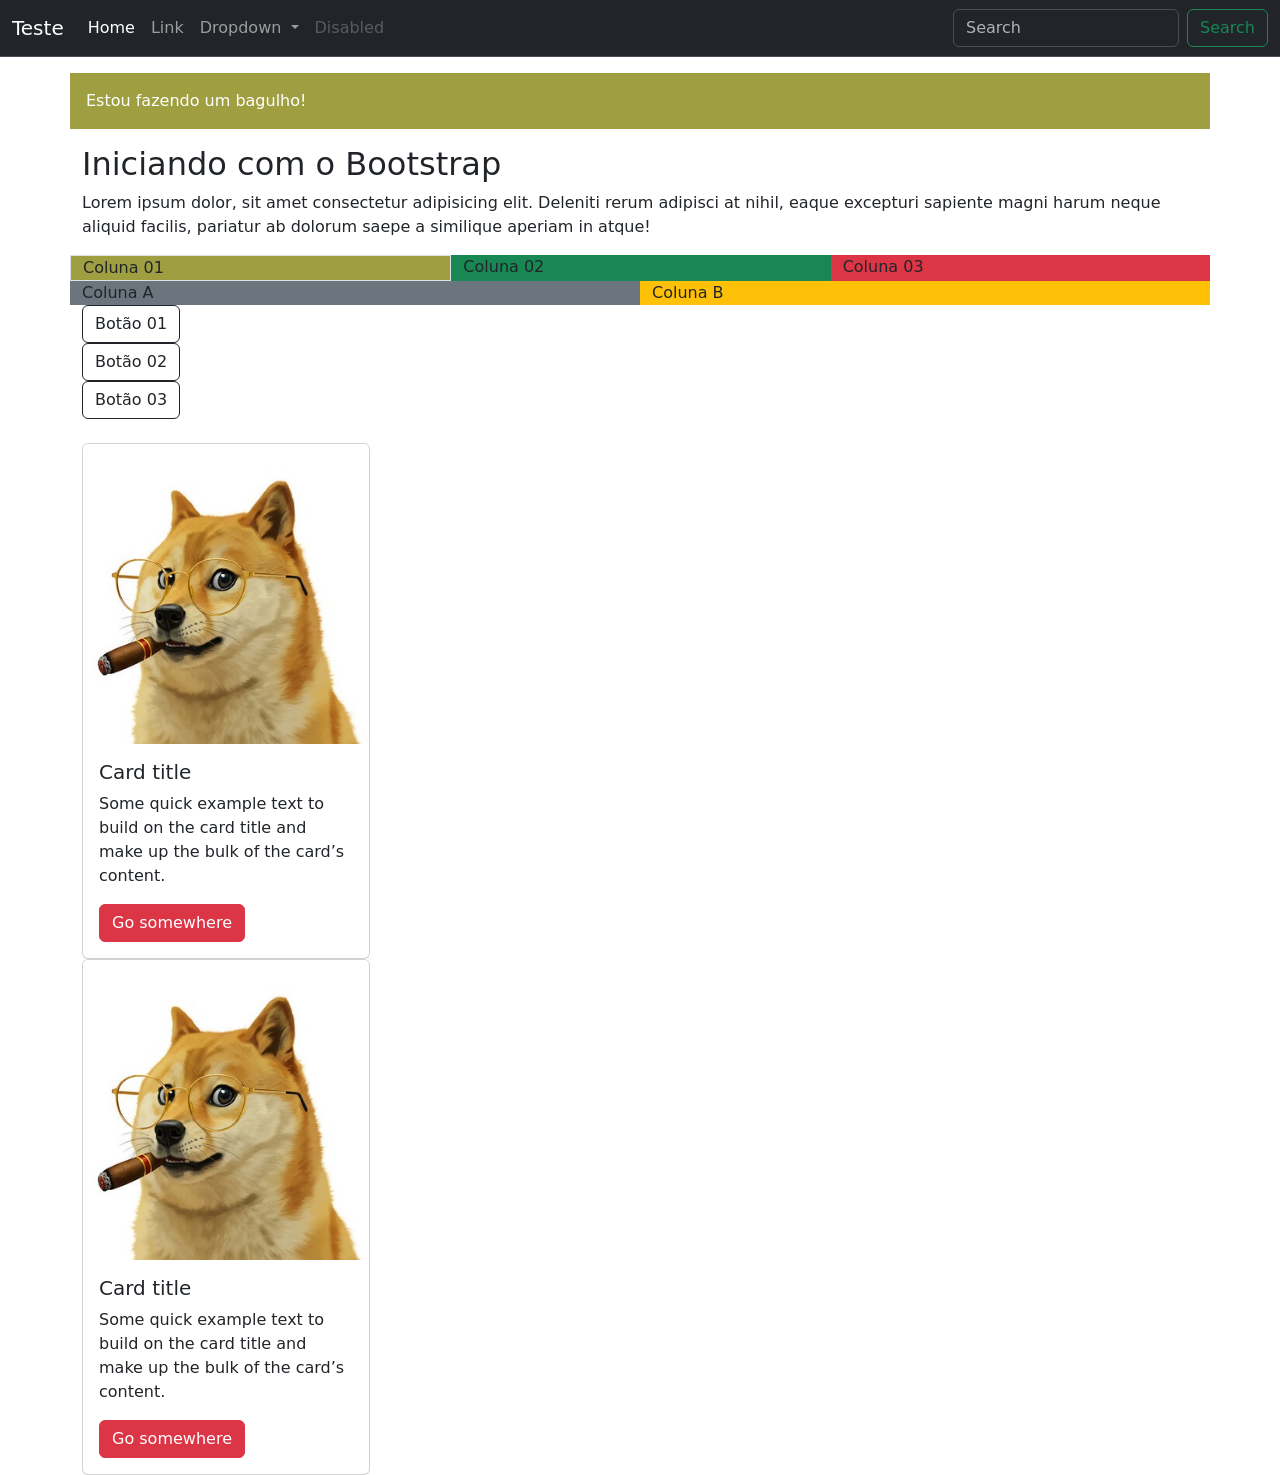
<file: index.html>
<!DOCTYPE html>
<html lang="pt-br">

<head>
    <meta charset="UTF-8">
    <meta name="viewport" content="width=device-width, initial-scale=1.0">
    <title>Teste Bootstrap</title>
    <link href="https://cdn.jsdelivr.net/npm/bootstrap@5.3.8/dist/css/bootstrap.min.css" rel="stylesheet"
        integrity="sha384-sRIl4kxILFvY47J16cr9ZwB07vP4J8+LH7qKQnuqkuIAvNWLzeN8tE5YBujZqJLB" crossorigin="anonymous">
    <link rel="stylesheet" href="style.css">
    </head>

<body>
    <nav class="navbar navbar-expand-lg bg-dark border-bottom border-body" data-bs-theme="dark">
        <div class="container-fluid">
            <a class="navbar-brand" href="#">Teste</a>
            <button class="navbar-toggler" type="button" data-bs-toggle="collapse"
                data-bs-target="#navbarSupportedContent" aria-controls="navbarSupportedContent" aria-expanded="false"
                aria-label="Toggle navigation">
                <span class="navbar-toggler-icon"></span>
            </button>
            <div class="collapse navbar-collapse" id="navbarSupportedContent">
                <ul class="navbar-nav me-auto mb-2 mb-lg-0">
                    <li class="nav-item">
                        <a class="nav-link active" aria-current="page" href="#">Home</a>
                    </li>
                    <li class="nav-item">
                        <a class="nav-link" href="#">Link</a>
                    </li>
                    <li class="nav-item dropdown">
                        <a class="nav-link dropdown-toggle" href="#" role="button" data-bs-toggle="dropdown"
                            aria-expanded="false">
                            Dropdown
                        </a>
                        <ul class="dropdown-menu">
                            <li><a class="dropdown-item" href="#">Action</a></li>
                            <li><a class="dropdown-item" href="#">Another action</a></li>
                            <li>
                                <hr class="dropdown-divider">
                            </li>
                            <li><a class="dropdown-item" href="#">Something else here</a></li>
                        </ul>
                    </li>
                    <li class="nav-item">
                        <a class="nav-link disabled" aria-disabled="true">Disabled</a>
                    </li>
                </ul>
                <form class="d-flex" role="search">
                    <input class="form-control me-2" type="search" placeholder="Search" aria-label="Search" />
                    <button class="btn btn-outline-success" type="submit">Search</button>
                </form>
            </div>
        </div>
    </nav>

    <main>

        <section class="container bg-primary text-white p-3 mt-3 mb-3">
            Estou fazendo um bagulho!

        </section>



        <section class="container">
            <h2>Iniciando com o Bootstrap</h2>
            <p>Lorem ipsum dolor, sit amet consectetur adipisicing elit. Deleniti rerum adipisci at nihil, eaque
                excepturi
                sapiente magni harum neque aliquid facilis, pariatur ab dolorum saepe a similique aperiam in atque!</p>
        </section>

        <section class="container">
            <div class="row">
                <div class="col-lg bg-primary border">
                    Coluna 01

                </div>

                <div class="col-lg bg-success">
                    Coluna 02

                </div>
                <div class="col-lg bg-danger">
                    Coluna 03

                </div>

            </div>
            <div class="row">
                <div class="col-lg bg-secondary">
                    Coluna A
                </div>
                <div class="col-lg bg-warning">
                    Coluna B
                </div>

            </div>
        </section>


        <section class="container">
            <div class="row">
                <div>
                    <button type="button" class="btn btn-outline-dark">Botão 01</button>

                </div>

                <div>
                    <button type="button" class="btn btn-outline-dark">Botão 02</button>

                </div>

                <div>
                    <button type="button" class="btn btn-outline-dark">Botão 03</button>
                </div>

            </div>

        </section><br>

        <section class="container">
            <div class="row">
                <div col-lg>
                    <div class="card" style="width: 18rem;">
                        <img src="img/doge1.jpg" WIDTH=300 HEIGHT=300 ALT="Logo do Doge" class="card-img-top" alt="...">
                        <div class="card-body">
                            <h5 class="card-title">Card title</h5>
                            <p class="card-text">Some quick example text to build on the card title and make up the bulk
                                of the card’s content.</p>
                            <a href="#" class="btn btn-danger">Go somewhere</a>
                        </div>
                    </div>
                </div>

                

                <div col-lg>
                    <div class="card" style="width: 18rem;">
                        <img src="img/doge1.jpg" WIDTH=300 HEIGHT=300 ALT="Logo do Doge" class="card-img-top" alt="...">
                        <div class="card-body">
                            <h5 class="card-title">Card title</h5>
                            <p class="card-text">Some quick example text to build on the card title and make up the bulk
                                of the card’s content.</p>
                            <a href="#" class="btn btn-danger">Go somewhere</a>
                        </div>
                    </div>

                </div>

            </div>

        </section>


    </main>
    <script src="https://cdn.jsdelivr.net/npm/bootstrap@5.3.8/dist/js/bootstrap.bundle.min.js"
        integrity="sha384-FKyoEForCGlyvwx9Hj09JcYn3nv7wiPVlz7YYwJrWVcXK/BmnVDxM+D2scQbITxI"
        crossorigin="anonymous"></script>
</body>

</html>
</file>
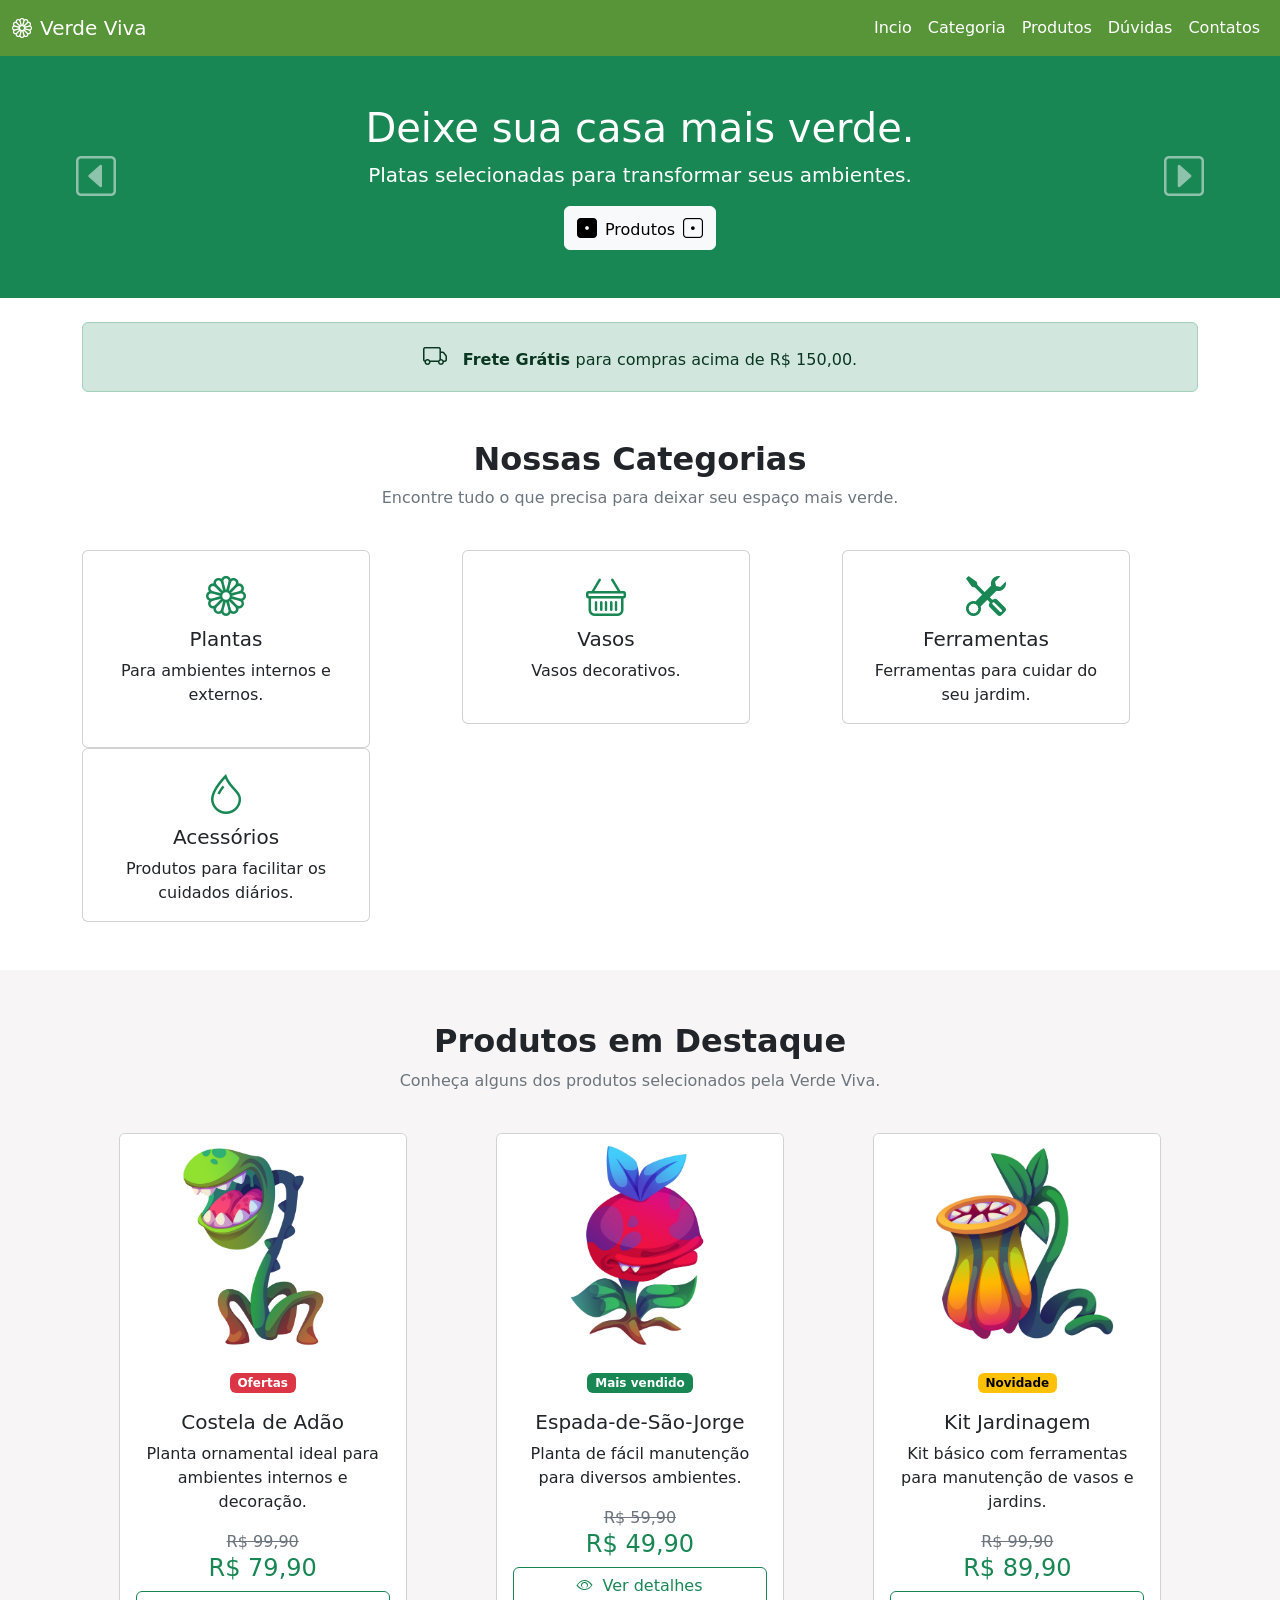
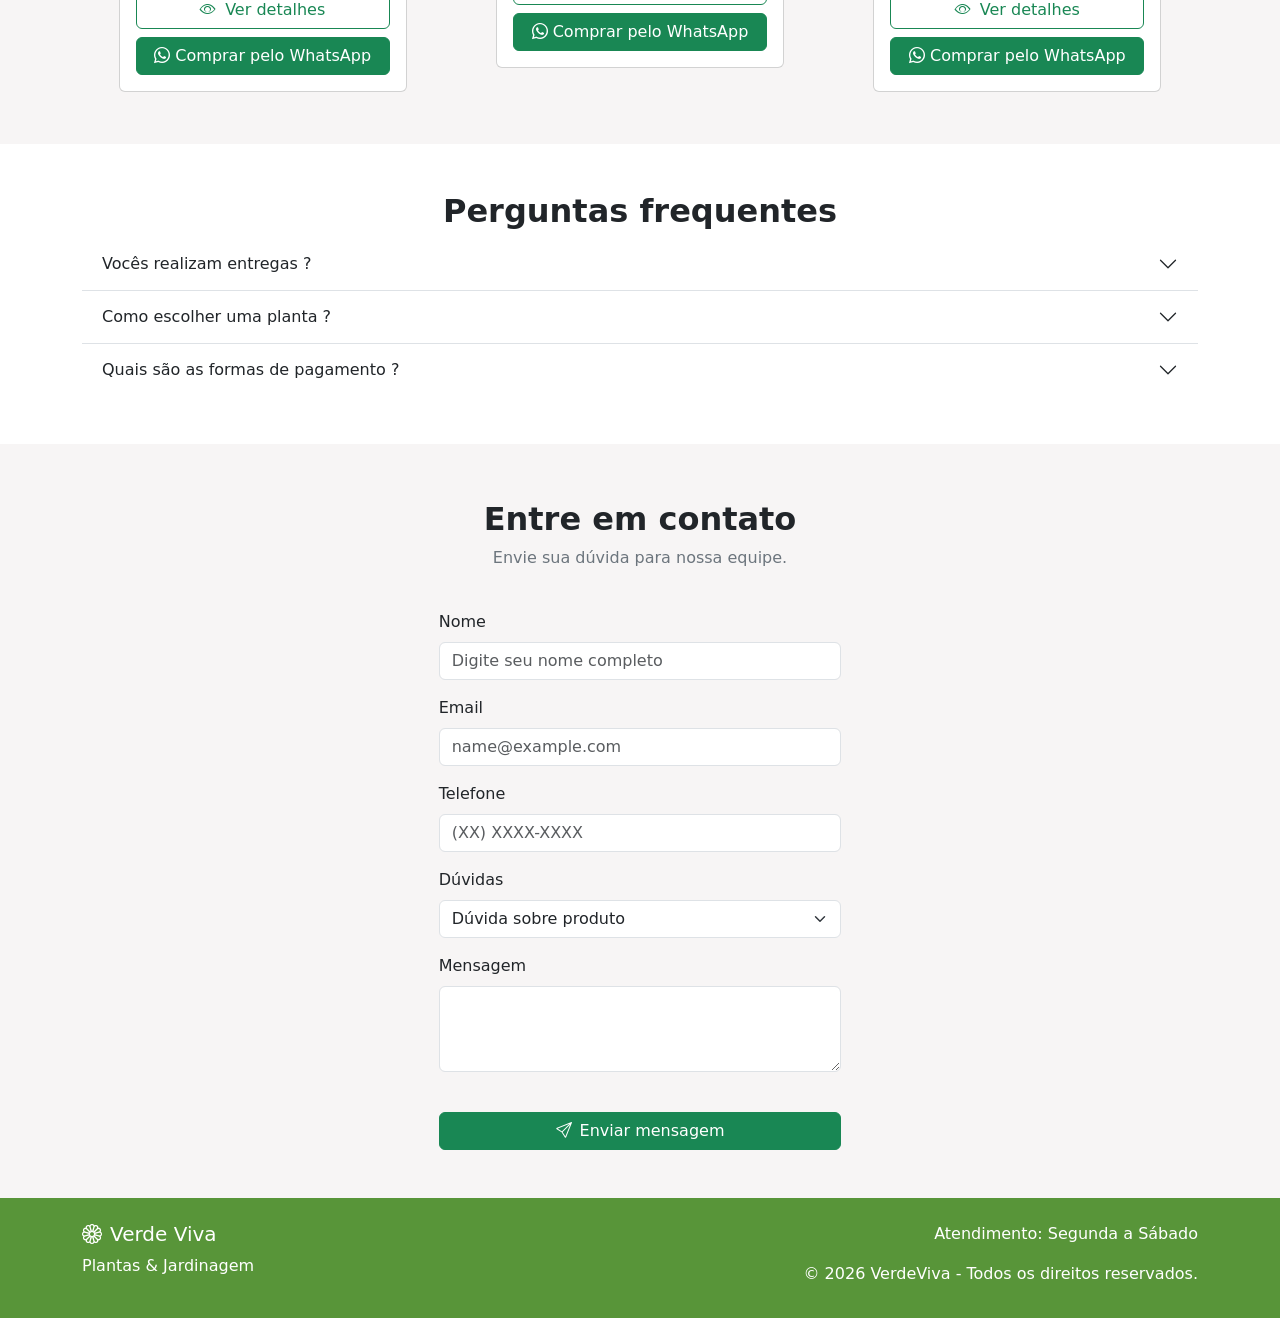
<file: index2.html>
<!DOCTYPE html>
<html lang="pt-br">

<head>
    <meta charset="UTF-8">
    <meta name="viewport" content="width=device-width, initial-scale=1.0">
    <title>Verde Viva | Plantas & Jardinagem</title>
    <!-- Para conectar ao bootstrap -->
    <link href="https://cdn.jsdelivr.net/npm/bootstrap@5.3.8/dist/css/bootstrap.min.css" rel="stylesheet"
        integrity="sha384-sRIl4kxILFvY47J16cr9ZwB07vP4J8+LH7qKQnuqkuIAvNWLzeN8tE5YBujZqJLB" crossorigin="anonymous">

    <!-- Para colocar icones -->
    <link rel="stylesheet" href="https://cdn.jsdelivr.net/npm/bootstrap-icons@1.13.1/font/bootstrap-icons.min.css">

    <!-- Conecção com style2 css -->
    <link rel="stylesheet" href="style2.css">
</head>

<body>
    <!-- NAVBAR in ------------------------------------------------------------------------------------>
    <!-- corNav conecta ao css -->
    <nav class="navbar navbar-expand-lg navbar-dark corNav">
        <div class="container-fluid">
            <a class="navbar-brand" href="#"><i class="bi bi-flower1 me-2"></i>Verde Viva</a>
            <button class="navbar-toggler" type="button" data-bs-toggle="collapse"
                data-bs-target="#navbarSupportedContent" aria-controls="navbarSupportedContent" aria-expanded="false"
                aria-label="Toggle navigation">
                <span class="navbar-toggler-icon"></span>
            </button>
            <div class="collapse navbar-collapse" id="navbarSupportedContent">
                <ul class="navbar-nav ms-auto">
                </ul>
                <ul class="navbar-nav ms-auto">
                    <li class="nav-item">
                        <a class="nav-link active " aria-current="page" href="#inicio">Incio</a>
                    </li>
                    <li class="nav-item">
                        <a class="nav-link active " aria-current="page" href="#categoria">Categoria</a>
                    </li>
                    <li class="nav-item">
                        <a class="nav-link active " aria-current="page" href="#produtos">Produtos</a>
                    </li>
                    <li class="nav-item">
                        <a class="nav-link active " aria-current="page" href="#duvidas">Dúvidas</a>
                    </li>
                    <li class="nav-item">
                        <a class="nav-link active" aria-current="page" href="#contatos">Contatos</a>
                    </li>
                </ul>
            </div>
        </div>
    </nav>

    <!-- MAIN -->
    <main>
        <!-- CAROUSEL in ------------------------------------------------------------------------------>
        <section id="inicio">

            <div id="carouselExample" class="carousel slide">
                <div class="carousel-inner bg-dark">
                    <!-- Carousel 01 ------------------------------------->
                    <div class="carousel-item active bg-success text-white text-center p-5">
                        <!-- d-inline-block" style="transform: scaleX(-1) para inverter o icone -->
                        <h1><i class="bi bi-leaf me-3 fs-1 "></i>Deixe sua casa mais verde.<i
                                class="bi bi-leaf ms-3 fs-1 d-inline-block" style="transform: scaleX(-1)"></i></h1>
                        <p class="fs-5">Platas selecionadas para transformar seus ambientes.</p>
                        <a href="#produtos" class="btn btn-light"><i class="bi bi-dice-1-fill me-2 fs-5"></i>Produtos<i
                                class="bi bi-dice-1 ms-2 fs-5"></i></a>

                    </div>

                    <!-- Carousel 02 ------------------------------------->
                    <div class="carousel-item bg-warning text-dark text-center p-5">
                        <h1><i class="bi bi-tree me-3 fs-1"></i>Semana dos vasos.<i class="bi bi-tree ms-3 fs-1"></i>
                        </h1>
                        <p class="fs-5">Ofertas especiais em vasos e acessórios.</p>
                        <a href="#produtos" class="btn btn-dark"><i class="bi bi-dice-2-fill me-2 fs-5"></i>Ofertas<i
                                class="bi bi-dice-2 ms-2 fs-5"></i></a>
                    </div>


                    <!-- Carousel 03 ------------------------------------->
                    <div class="carousel-item bg-danger text-white text-center p-5">
                        <!-- d-inline-block" style="transform: scaleX(-1) para inverter o icone -->
                        <h1><i class="bi bi-moon-stars me-3 fs-1"></i>Compre com Saga.<i
                                class="bi bi-moon-stars ms-3 fs-1 d-inline-block" style="transform: scaleX(-1)"></i>
                        </h1>
                        <p class="fs-5">Ofertas especiais em explosões galáticas.</p>
                        <a href="#produtos" class="btn bg-white text-danger"><i
                                class="bi bi-dice-3-fill me-2 fs-5"></i>Gêmeos<i class="bi bi-dice-3 ms-2 fs-5"></i></a>
                    </div>


                </div>
                <button class="carousel-control-prev" type="button" data-bs-target="#carouselExample"
                    data-bs-slide="prev">
                    <!-- Retirei (carousel-control-prev-icon) para por <i> -->
                    <span class="" aria-hidden="true"><i class="bi bi-caret-left-square fs-1"></i></span>
                    <span class="visually-hidden">Previous</span>
                </button>

                <button class="carousel-control-next" type="button" data-bs-target="#carouselExample"
                    data-bs-slide="next">
                    <!-- Retirei (carousel-control-prev-icon) para por <i> -->
                    <span class="" aria-hidden="true"><i class="bi bi-caret-right-square fs-1"></i></span>
                    <span class="visually-hidden">Next</span>
                </button>
            </div>


        </section>

        <!-- ALERTA in -------------------------------------------------------------------------------->
        <section class="container mt-4">
            <div class="alert alert-success text-center" role="alert">
                <strong><i class="bi bi-truck me-3 fs-4 "></i>Frete Grátis </strong>para compras acima de R$ 150,00.
            </div>
        </section>

        <!-- CARD CATEGORIAS in ----------------------------------------------------------------------->
        <section class="container text-center mt-5" id="categoria">
            <!-- Titulo -->
            <div>
                <h2 class="fw-bold">Nossas Categorias</h2>
                <p class="text-secondary pb-4">Encontre tudo o que precisa para deixar seu espaço mais verde.</p>
            </div>

            <div class="row mb-5">
                <!-- CARD01 -->
                <div class="col col-md">

                    <!----------------------->
                    <div class="card pb-2" style="width: 18rem;">
                        <div class="card-body">
                            <i class="bi bi-flower1 fs-1 text-success"></i>
                            <h5 class="card-title">Plantas</h5>
                            <p class="card-text">Para ambientes internos e externos.</p>
                            <p> </p>

                        </div>
                    </div>
                    <!----------------------->

                </div>
                <!-- CARD02 -->
                <div class="col col-md">
                    <!----------------------->
                    <div class="card pb-2" style="width: 18rem;">
                        <div class="card-body">
                            <i class="bi bi-basket fs-1 text-success"></i>
                            <h5 class="card-title">Vasos</h5>
                            <p class="card-text">Vasos decorativos.</p>
                            <p> </p>

                        </div>
                    </div>
                    <!----------------------->
                </div>
                <!-- CARD03 -->
                <div class="col col-md">
                    <!----------------------->
                    <div class="card " style="width: 18rem;">
                        <div class="card-body">
                            <i class="bi bi-tools fs-1 text-success"></i>
                            <h5 class="card-title">Ferramentas</h5>
                            <p class="card-text">Ferramentas para cuidar do seu jardim.</p>
                        </div>
                    </div>
                    <!----------------------->
                </div>
                <!-- CARD04 -->
                <div class="col col-md">
                    <!----------------------->
                    <div class="card" style="width: 18rem;">
                        <div class="card-body">
                            <i class="bi bi-droplet fs-1 text-success"></i>
                            <h5 class="card-title">Acessórios</h5>
                            <p class="card-text">Produtos para facilitar os cuidados diários.</p>
                        </div>
                    </div>
                    <!----------------------->
                </div>

            </div>

        </section>

        <!-- CARD PRODUTOS ---------------------------------------------------------------------------->
        <!-- section produtoCor em css -->
        <section class="container-fluid text-center p-1 produtoCor">
            <div class="container">
                <!-- Título -->
                <div class="mt-5" id="produtos">
                    <h2 class="fw-bold">Produtos em Destaque</h2>
                    <p class="text-secondary pb-4">Conheça alguns dos produtos selecionados pela Verde Viva.</p>
                </div>

                <div class="row pb-5 g-3">
                    <div class="col col-mg">
                        <!-- produto 01 ----------------------------->
                        <div class="card mx-auto" style="width: 18rem;">
                            <img src="img/planta1.jpg" class="card-img-top" style="height: 220px; object-fit: cover;">
                            <div class="card-body">
                                <span class="badge text-bg-danger">Ofertas</span>
                                <h5 class="card-title pt-3">Costela de Adão</h5>
                                <p class="card-text">Planta ornamental ideal para ambientes internos e decoração.</p>

                                <!-- Preço Antigo -->
                                <p class="text-secondary text-decoration-line-through mb-0">R$ 99,90</p>

                                <!-- Preço atual -->
                                <h4 class="text-success">R$ 79,90</h4>

                                <div>
                                    <button type="button" class="btn btn-outline-success w-100" data-bs-toggle="modal"
                                        data-bs-target="#detalhesProduto">

                                        <i class="bi bi-eye me-1"></i>
                                        Ver detalhes
                                    </button>
                                    <a href="https://wa.me/5534955884411?text=Olá%20tenho%20interesse%20na%20costela%20de%20Adão."
                                        target="_blank" class="btn btn-success w-100 mt-2">
                                        <i class="bi bi-whatsapp"></i>
                                        Comprar pelo WhatsApp
                                    </a>
                                </div>


                            </div>
                        </div>
                        <!--  --------------------------------------->

                    </div>


                    <div class="col col-mg ">
                        <!-- produto 02 ----------------------------->
                        <div class="card mx-auto" style="width: 18rem;">
                            <img src="img/planta2.jpg" class="card-img-top" style="height: 220px; 
                            object-fit: cover;">
                            <div class="card-body">
                                <span class="badge text-bg-success ms-auto">Mais vendido</span>
                                <h5 class="card-title pt-3">Espada-de-São-Jorge</h5>
                                <p class="card-text">Planta de fácil manutenção para diversos ambientes.</p>

                                <!-- Preço Antigo -->
                                <p class="text-secondary text-decoration-line-through mb-0">R$ 59,90</p>

                                <!-- Preço atual -->
                                <h4 class="text-success">R$ 49,90</h4>

                                <div>
                                    <button type="button" class="btn btn-outline-success w-100" data-bs-toggle="modal"
                                        data-bs-target="#detalhesProduto">

                                        <i class="bi bi-eye me-1"></i>
                                        Ver detalhes
                                    </button>
                                    <a href="https://wa.me/5534955884411?text=Olá%20tenho%20interesse%20na%20costela%20de%20Adão."
                                        target="_blank" class="btn btn-success w-100 mt-2">
                                        <i class="bi bi-whatsapp"></i>
                                        Comprar pelo WhatsApp
                                    </a>
                                </div>
                            </div>
                        </div>
                        <!--  --------------------------------------->

                    </div>


                    <div class="col col-mg">
                        <!-- produto 03 ----------------------------->
                        <div class="card mx-auto" style="width: 18rem;">
                            <img src="img/planta3.jpg" class="card-img-top" alt="..."
                                style="height: 220px; object-fit: cover;">
                            <div class="card-body">
                                <span class="badge text-bg-warning">Novidade</span>
                                <h5 class="card-title pt-3">Kit Jardinagem</h5>
                                <p class="card-text">Kit básico com ferramentas para manutenção de vasos e jardins.</p>

                                <!-- Preço Antigo -->
                                <p class="text-secondary text-decoration-line-through mb-0">R$ 99,90</p>

                                <!-- Preço atual -->
                                <h4 class="text-success">R$ 89,90</h4>

                                <div>
                                    <button type="button" class="btn btn-outline-success w-100" data-bs-toggle="modal"
                                        data-bs-target="#detalhesProduto">

                                        <i class="bi bi-eye me-1"></i>
                                        Ver detalhes
                                    </button>
                                    <a href="https://wa.me/5534955884411?text=Olá%20tenho%20interesse%20na%20costela%20de%20Adão."
                                        class="btn btn-success w-100 mt-2">
                                        <i class="bi bi-whatsapp"></i>
                                        Comprar pelo WhatsApp
                                    </a>
                                </div>


                            </div>
                        </div>
                        <!--  --------------------------------------->


                    </div>

                </div>
            </div>









        </section>

        <!-- MODAL PRODUTOS --------------------------------------------------------------------------->
        <section>
            <div class="modal" tabindex="-1" id="detalhesProduto">
                <div class="modal-dialog">
                    <div class="modal-content">
                        <div class="modal-header">
                            <h5 class="modal-title">Costela de Adão</h5>
                            <button type="button" class="btn-close" data-bs-dismiss="modal" aria-label="Close"></button>
                        </div>
                        <div class="modal-body">
                            <p><strong>Ambiente: </strong>Interno</p>
                            <p><strong>Iluminação: </strong>Luz indireta</p>
                            <p><strong>Rega: </strong>Aproximadamente duas vezes por semana.</p>
                            <p><strong>Tamanho: </strong>Aproximadamente 60 cm. </p>
                            <p><strong>Preço: </strong>R$ 79,90</p>
                        </div>
                        <div class="modal-footer">
                            <button type="button" class="btn btn-secondary" data-bs-dismiss="modal">Fechar</button>
                            <!-- <button type="button" class="btn btn-primary">Save changes</button> -->
                            <a href="https://wa.me/5534955884411?text=Olá%20tenho%20interesse%20na%20costela%20de%20Adão."
                                target="_blank" class="btn btn-success mt-2">
                                <i class="bi bi-whatsapp"></i>
                                Comprar
                            </a>
                        </div>
                    </div>
                </div>
            </div>

        </section>

        <!-- ACCORDION--------------------------------------------------------------------------------->
        <section class="container mb-5">
            <!--  -------------------------->
            <!-- Título -->
            <div class="container text-center mt-5" id="duvidas">
                <!-- Titulo -->
                <div class="mt-5" id="produtos">
                    <h2 class="fw-bold">Perguntas frequentes</h2>
                </div>
            </div>

            <!-- Accordion Itens ------------------------->
            <div class="accordion accordion-flush" id="accordionFlushExample">

                <!-- collapseOne ------------------------->
                <div class="accordion-item">
                    <h2 class="accordion-header">
                        <button class="accordion-button collapsed" type="button" data-bs-toggle="collapse"
                            data-bs-target="#flush-collapseOne" aria-expanded="false" aria-controls="flush-collapseOne">
                            Vocês realizam entregas ?
                        </button>
                    </h2>
                    <!-- Resposta 1 -->
                    <div id="flush-collapseOne" class="accordion-collapse collapse text-center"
                        data-bs-parent="#accordionFlushExample">
                        <div class="accordion-body">
                            Sim. Consulte nossa equipe pelo WhatsApp para verificar a disponibilidade e verificar.
                        </div>
                    </div>
                </div>

                <!-- collapseTwo ------------------------->
                <div class="accordion-item">
                    <h2 class="accordion-header">
                        <button class="accordion-button collapsed" type="button" data-bs-toggle="collapse"
                            data-bs-target="#flush-collapseTwo" aria-expanded="false" aria-controls="flush-collapseTwo">
                            Como escolher uma planta ?
                        </button>
                    </h2>
                    <!-- Resposta 2 -->
                    <div id="flush-collapseTwo" class="accordion-collapse collapse text-center"
                        data-bs-parent="#accordionFlushExample">
                        <div class="accordion-body">Nossa equipe pode indicar plantas considerando a iluminação, espaço
                            disponivel e sua rotina de cuidados.</div>
                    </div>
                </div>

                <!-- collapseThree ------------------------->
                <div class="accordion-item">
                    <h2 class="accordion-header">
                        <button class="accordion-button collapsed" type="button" data-bs-toggle="collapse"
                            data-bs-target="#flush-collapseThree" aria-expanded="false"
                            aria-controls="flush-collapseThree">
                            Quais são as formas de pagamento ?
                        </button>
                    </h2>
                    <!-- Resposta 3 -->
                    <div id="flush-collapseThree" class="accordion-collapse collapse text-center"
                        data-bs-parent="#accordionFlushExample">
                        <div class="accordion-body">Entre em contato com a nossa equipe para consultar as formas de
                            pagamento disponiveis para seu pedido.</div>
                    </div>
                </div>


            </div>

            <!--  -------------------------->
        </section>

        <!-- FORMULARIO -->
        <section class="container-fluid pt-2 produtoCor">
            <!-- Título -->
            <div class="container text-center mt-5" id="contatos">
                <!-- Titulo -->
                <div class="mt-5" id="produtos">
                    <h2 class="fw-bold">Entre em contato</h2>
                    <p class="text-secondary pb-4">Envie sua dúvida para nossa equipe.</p>
                </div>
            </div>

            <div class="row justify-content-center">
                <!-- form -->
                <div class="col-12 col-md-4 mb-5">

                    <!-- Nome -->
                    <div class="mb-3">
                        <label for="exampleFormControlInput1" class="form-label">Nome</label>
                        <input type="text" class="form-control" id="exampleFormControlInput1"
                            placeholder="Digite seu nome completo">
                    </div>

                    <!-- Email -->
                    <div class="mb-3">
                        <label for="exampleFormControlInput1" class="form-label">Email</label>
                        <input type="email" class="form-control" id="exampleFormControlInput1"
                            placeholder="name@example.com">
                    </div>

                    <!-- Telefone -->
                    <div class="mb-3">
                        <label for="exampleFormControlInput1" class="form-label">Telefone</label>
                        <input type="number" class="form-control" id="exampleFormControlInput1"
                            placeholder="(XX) XXXX-XXXX">
                    </div>

                    <!-- Duvidas -->
                    <label for="exampleFormControlInput1" class="form-label">Dúvidas</label>
                    <select name="" id="" class="form-select mb-3">
                        <option>Dúvida sobre produto</option>
                        <option>Entrega</option>
                        <option>Pagamento</option>

                    </select>

                    <!-- Mensagem -->
                    <div class="mb-3">
                        <label for="exampleFormControlTextarea1"
                            class="form-label d-flex justify-content-start">Mensagem</label>
                        <textarea class="form-control" id="exampleFormControlTextarea1" rows="3"></textarea>
                    </div>
                    <br>
                    <button class="btn btn-success w-100 "><i class="bi bi-send me-2"></i>Enviar mensagem</button>

                </div>
            </div>

        </section>

    </main>

    <!-- FOOTER Rodapé -->
    <footer class="corNav text-white p-3 pt-4">

        <div class="container">
            <div class="row">
                <div class="col col-md">
                    <h5><i class="bi bi-flower1 me-2"></i>Verde Viva</h5>
                    <p class="">Plantas & Jardinagem</p>
                </div>
                <div class="col col-md text-md-end">
                    <p>Atendimento: Segunda a Sábado</p>
                    <p>© 2026 VerdeViva - Todos os direitos reservados.</p>
                </div>
            </div>
        </div>

    </footer>

    <!-- Para conectar ao bootstrap -->
    <!-- Incluir Bootstrap JS --------------------------->
    <script src="https://cdn.jsdelivr.net/npm/bootstrap@5.3.8/dist/js/bootstrap.bundle.min.js"
        integrity="sha384-FKyoEForCGlyvwx9Hj09JcYn3nv7wiPVlz7YYwJrWVcXK/BmnVDxM+D2scQbITxI"
        crossorigin="anonymous"></script>
</body>

</html>
</file>
<file: style.css>
.bg-primary{
    background-color: rgb(159, 159, 66) !important;
}
</file>
<file: style2.css>
nav,footer.corNav{
    background-color: rgb(88, 149, 57);
}

section.produtoCor{
    background-color: rgb(247, 245, 245);
}
</file>
